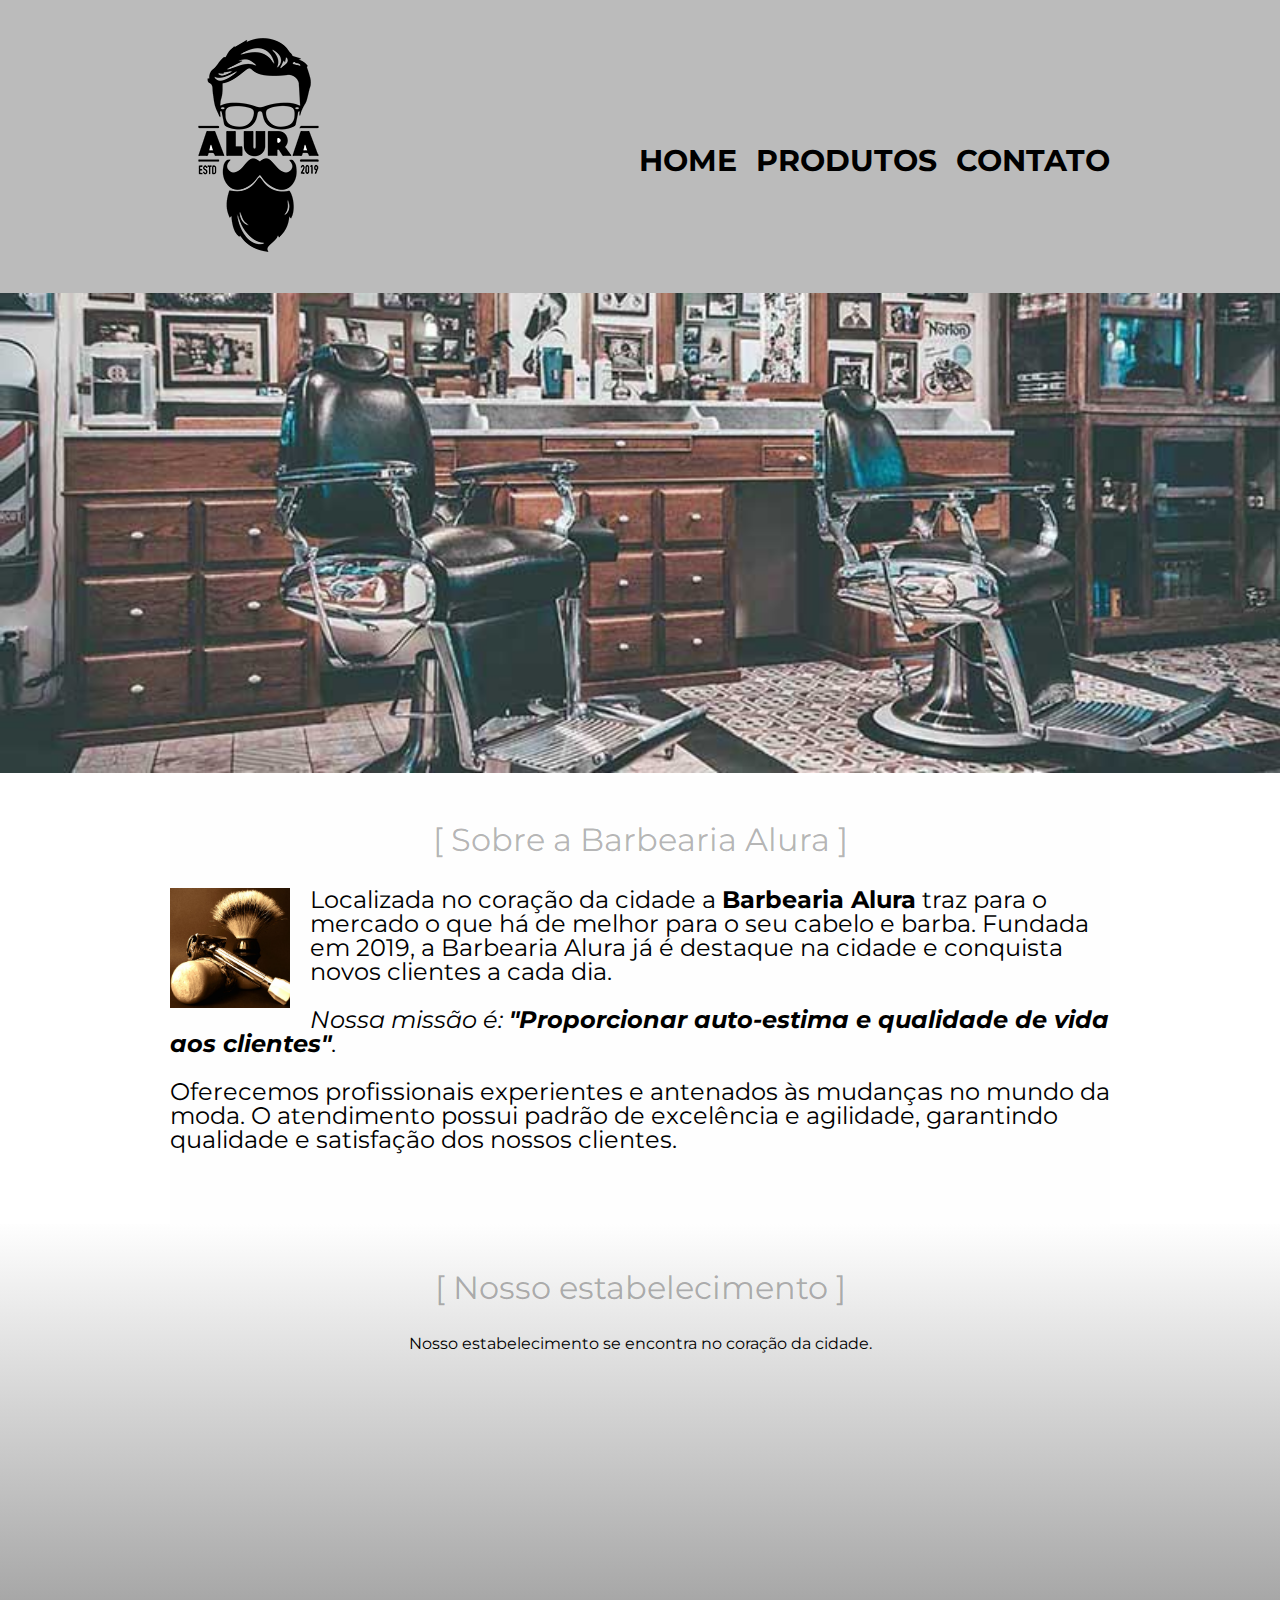
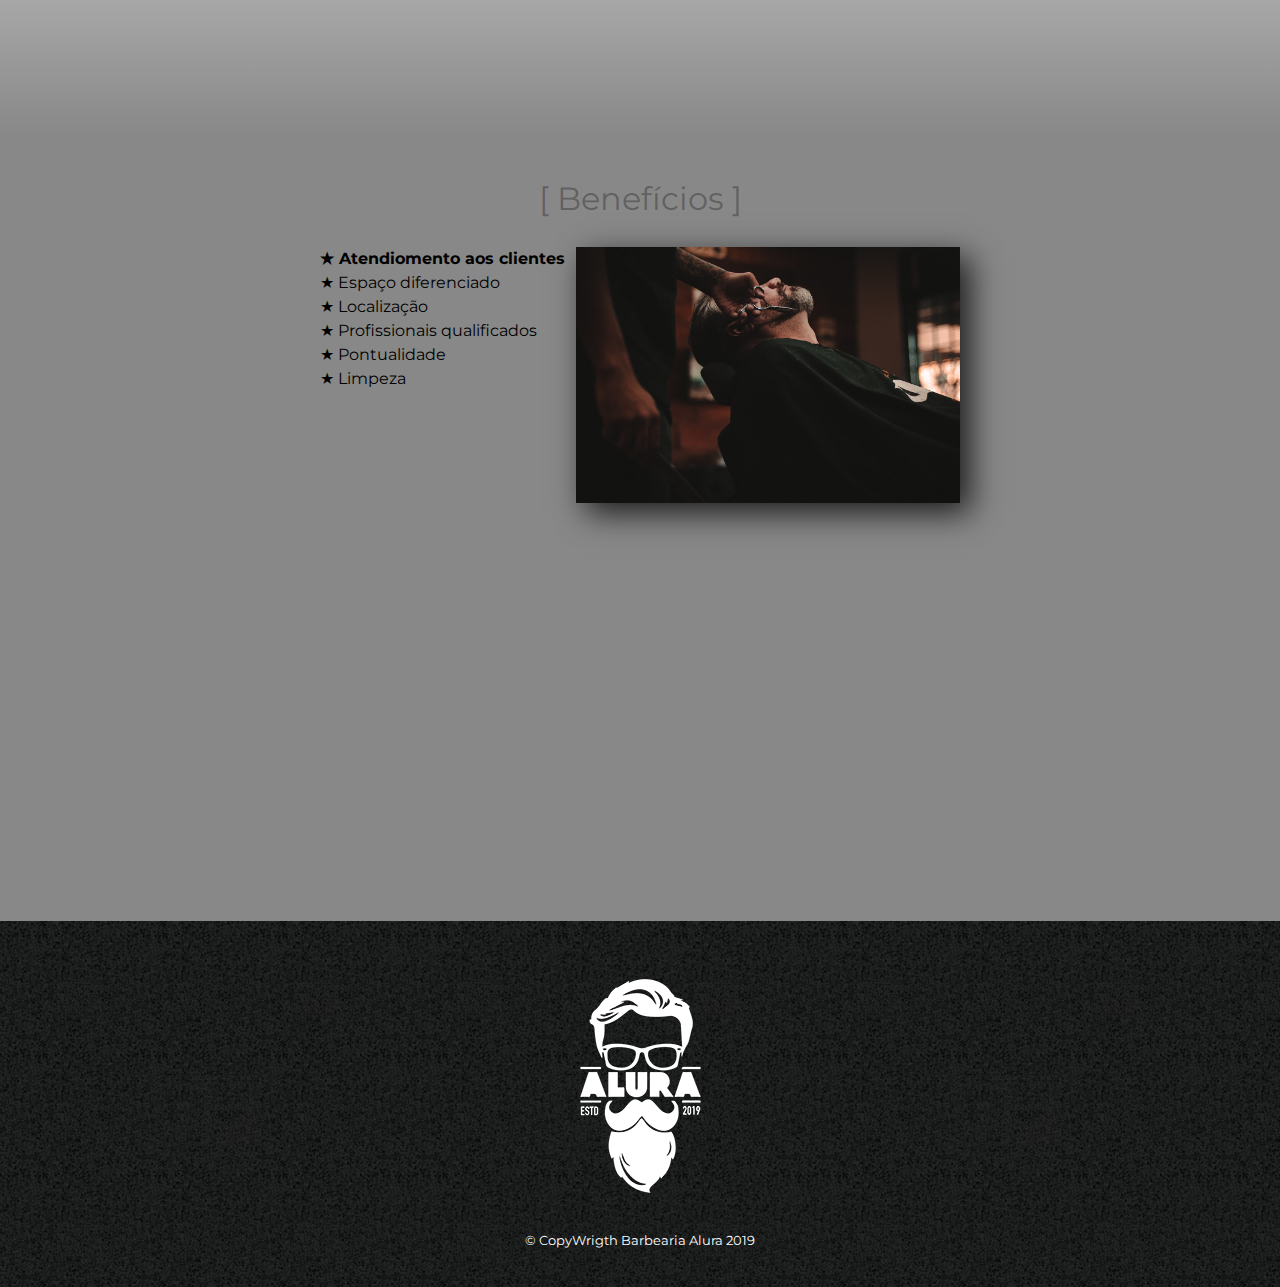
<file: ALURA/projeto barbearia alura/index.html>
<!DOCTYPE html>
<html lang="pt-br">
<head>
    <meta charset="UTF-8">
    <meta name="viewport" content="width=device-width"><!--Vê a quantidade de pixels que tem na tela do usuario-->
    <meta http-equiv="X-UA-Compatible" content="IE=edge">
    <meta name="viewport" content="width=device-width, initial-scale=1.0">
    <title>Barbearia Alura</title>
    <link rel="stylesheet" href="reset.css">
    <link rel="stylesheet" href="style.css">
    <link href="https://fonts.googleapis.com/css2?family=Montserrat&display=swap" rel="stylesheet">
</head>
<body>
    <header>
       <div class="caixa-cabecalho">
           <h1><img src="./img/img-produtos/logo.png" alt="Logo da Barbearia Alura"></h1>

           <nav>
               <ul>
                    <li><a href="index.html">Home</a></li>
                    <li><a href="produtos.html">Produtos</a></li>
                    <li><a href="contato.html">Contato</a></li>
                 </ul>
            </nav>
       </div>
    </header>
    <!--A imagem esta na parte de fora do main pos no css o main tem uma largura de 940px fazendo com a imagem não ocupe toda a largura da pagina e tenha apenas 940px de largura-->
    <img class="banner" src="./img/img-index/banner.jpg">
    <main>
        <section class="principal">
            <h2 class="titulo-principal">
                Sobre a Barbearia Alura
            </h2>
            <img class="utensilios" src="./img/img-index/utensilios.jpg" alt="Utensilios de um barbeiro.">
            <p >Localizada no coração da cidade a <strong>Barbearia Alura</strong> traz para o mercado o que há de melhor para o seu cabelo e barba. Fundada em 2019, a Barbearia Alura já é destaque na cidade e conquista novos clientes a cada dia.</p>
            <p id="missao"><em>Nossa missão é: <strong>"Proporcionar auto-estima e qualidade de vida aos clientes"</strong></em>.</p>

            <p >Oferecemos profissionais experientes e antenados às mudanças no mundo da moda. O atendimento possui padrão de excelência e agilidade, garantindo qualidade e satisfação dos nossos clientes.</p>
        </section>

        <section class="mapa">
            <h3 class="titulo-principal">Nosso estabelecimento</h3>
            <p>Nosso estabelecimento se encontra no coração da cidade.</p>
           <div class="mapa-conteudo">
                <iframe src="https://www.google.com/maps/embed?pb=!1m18!1m12!1m3!1d3391.6034007286466!2d-52.325105885294!3d-31.781301321176432!2m3!1f0!2f0!3f0!3m2!1i1024!2i768!4f13.1!3m3!1m2!1s0x9511cbc7f9d1b02b%3A0xb17645ce43828f30!2sUFPel%20-%20Campus%20Porto!5e0!3m2!1spt-BR!2sbr!4v1649843960408!5m2!1spt-BR!2sbr" width=100% height="300" style="border:0;" allowfullscreen="" loading="lazy" referrerpolicy="no-referrer-when-downgrade"></iframe>
           </div>
        </section>

        <section class="beneficios">
            <h3 class="titulo-principal">Benefícios</h3>

            <div class="conteudo-beneficios">
                <ul class="lista-beneficios">
                    <li class="itens">Atendiomento aos clientes</li>
                    <li class="itens">Espaço diferenciado</li>
                    <li class="itens">Localização</li>
                    <li class="itens">Profissionais qualificados</li>
                    <li class="itens">Pontualidade</li>
                    <li class="itens">Limpeza</li>
                </ul><img src="./img/img-index/beneficios.jpg" alt="Imagem de um moço cortando a barba" class="imagem-beneficios"><!--O atributo inline-block reconhece qualquer espaço entre as tags então se quero a imagem do lado da lista as tags tem de estar coladas-->
            </div>

            <div class="video">
                <iframe width="100%" height="300" src="https://www.youtube.com/embed/i2gz0rmnM4A" title="YouTube video player" frameborder="0" allow="accelerometer; autoplay; clipboard-write; encrypted-media; gyroscope; picture-in-picture" allowfullscreen></iframe>
            </div>
        </section>
    </main>
    
    <footer>
        <img src="./img/img-produtos/logo-branco.png" alt="Logo Branco da Barbearia Alura" class="barbeiro">
        <p class="textoCopyWrigth">&copy; CopyWrigth Barbearia Alura 2019</p>
    </footer>
</body>
</html>
</file>
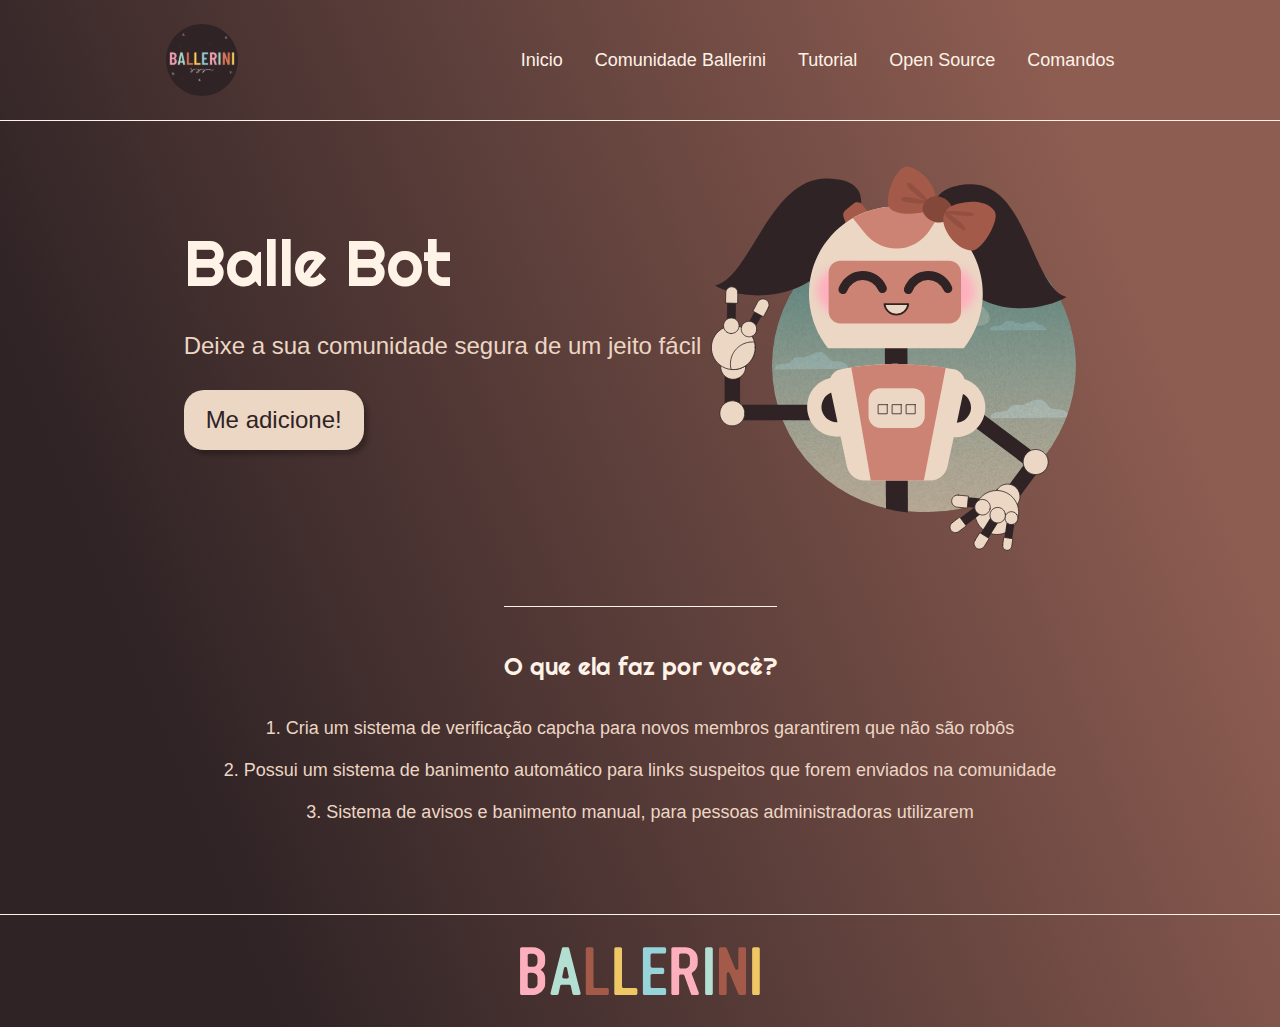
<file: PROJETOS/Balle Bot Landing Page/index.html>
<!DOCTYPE html>
<html lang="pt-BR">
<head>
    <meta charset="UTF-8">
    <meta name="viewport" content="width=device-width, initial-scale=1.0">
    <meta name="description" content="Um bot  que irá moderar  e deixar a sua comunidade de um jeito fácil!">
    <title>Balle Bot - Modere sua comunidade do Discord  </title>
    <link rel="stylesheet" href="./css/reset.css">
    <link rel="stylesheet" href="./css/style.css">
</head>
<body>
    <header class="cabecalho">
        <img class="cabecalho-logo" src="./img/Vector-logo.svg" alt="logo">
        <nav class="cabecalho-menu">
            <a class="cabecalho-menu-item" href="index.html">Inicio</a>
            <a class="cabecalho-menu-item" href="https://discord.com/invite/wagxzStdcR">Comunidade Ballerini</a>
            <a class="cabecalho-menu-item" href="tutorial.html">Tutorial</a>
            <a class="cabecalho-menu-item">Open Source</a>
            <a class="cabecalho-menu-item">Comandos</a>
        </nav>
    </header>
    
    <main class="principal">
        <section class="principal-main">
            <div class="principal-texto">
                <h1 class="principal-texto-titulo">Balle Bot</h1>
                <h2 class="principal-texto-subtitulo">Deixe a sua comunidade segura de um jeito fácil</h2>
                <button class="principal-texto-botao">Me adicione!</button>
            </div>
            <img class="principal-foto" src="./img/Group 4-robozinho.svg" alt="imagem da balle bot">
        </section>
        <section class="secundario">
            <h3 class="secundario-titulo">O que ela faz por você?</h3>
            <p class="secundario-paragrafo">1. Cria um <strong> sistema de verificação capcha</strong> para novos membros garantirem que não são robôs</p>
            <p class="secundario-paragrafo">2. Possui um <strong>sistema de banimento automático para links suspeitos que forem enviados na comunidade</p>
            <p class="secundario-paragrafo">3. <strong>Sistema de avisos e banimento manual</strong>, para pessoas administradoras utilizarem</p>
        </section>
    </main>
    
    <footer class="rodape">
        <img class="imagem-rodape" src="./img/BALLERINI.svg" alt="imagem Ballerini">
    </footer>
</body>
</html>
</file>
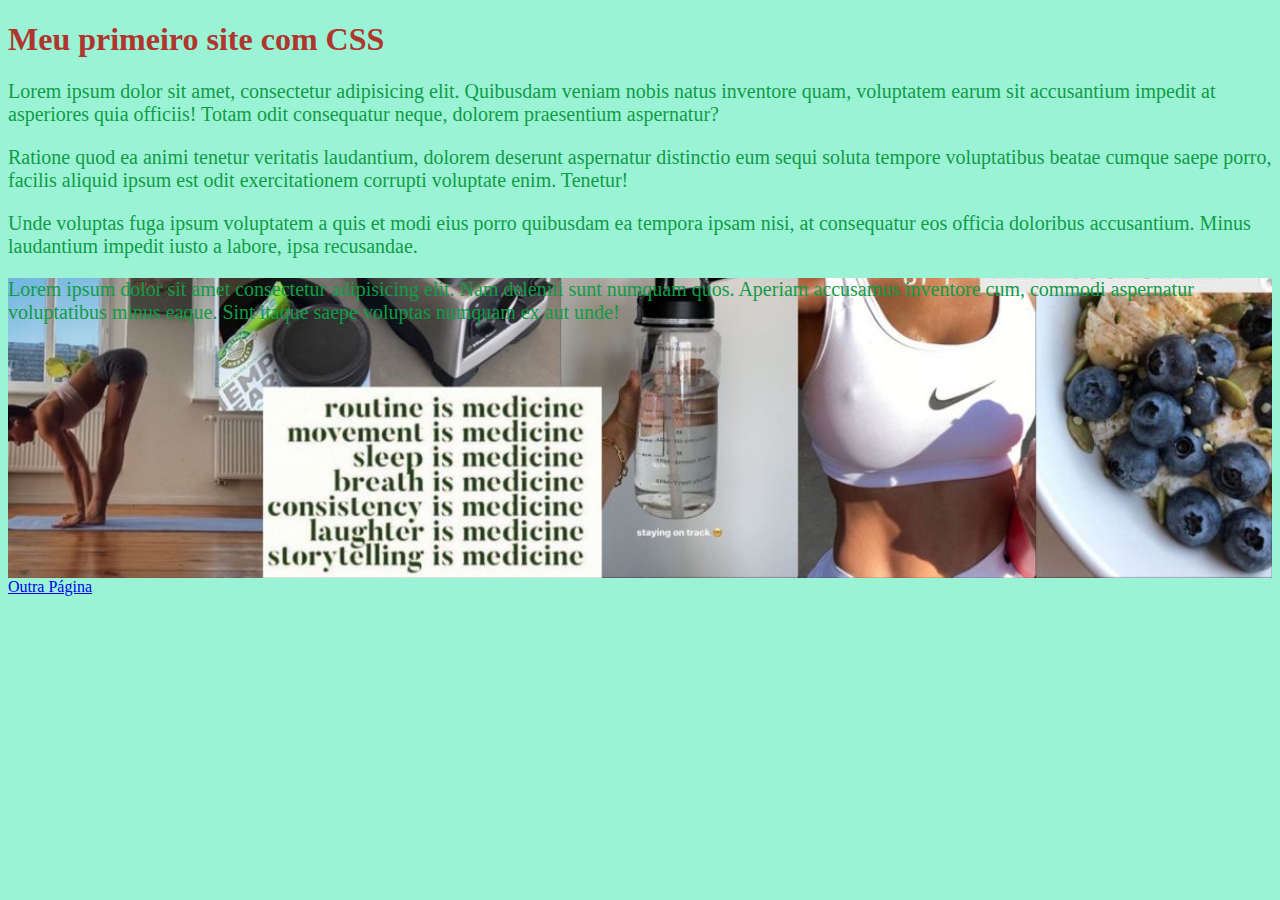
<file: PROJETOS/CSS/index.html>
<!DOCTYPE html>
<html lang="pt-br">
<head>
    <meta charset="UTF-8">
    <meta http-equiv="X-UA-Compatible" content="IE=edge">
    <meta name="viewport" content="width=device-width, initial-scale=1.0">
    <title>Aprendendo CSS</title>
    <link rel="stylesheet" href="./css/style.css">
    
</head>
<body>
   <h1>Meu primeiro site com CSS</h1>
   <p>Lorem ipsum dolor sit amet, consectetur adipisicing elit. Quibusdam veniam nobis natus inventore quam, voluptatem earum sit accusantium impedit at asperiores quia officiis! Totam odit consequatur neque, dolorem praesentium aspernatur?</p>
   <p>Ratione quod ea animi tenetur veritatis laudantium, dolorem deserunt aspernatur distinctio eum sequi soluta tempore voluptatibus beatae cumque saepe porro, facilis aliquid ipsum est odit exercitationem corrupti voluptate enim. Tenetur!</p>
   <p>Unde voluptas fuga ipsum voluptatem a quis et modi eius porro quibusdam ea tempora ipsam nisi, at consequatur eos officia doloribus accusantium. Minus laudantium impedit iusto a labore, ipsa recusandae.</p>
   <div class="exemplo">
    <p>Lorem ipsum dolor sit amet consectetur adipisicing elit. Nam deleniti sunt numquam quos. Aperiam accusamus inventore cum, commodi aspernatur voluptatibus minus eaque. Sint itaque saepe voluptas numquam ex aut unde!</p>
   </div>
   <a href="./outra.html">Outra Página</a>
</body>
</html>
</file>
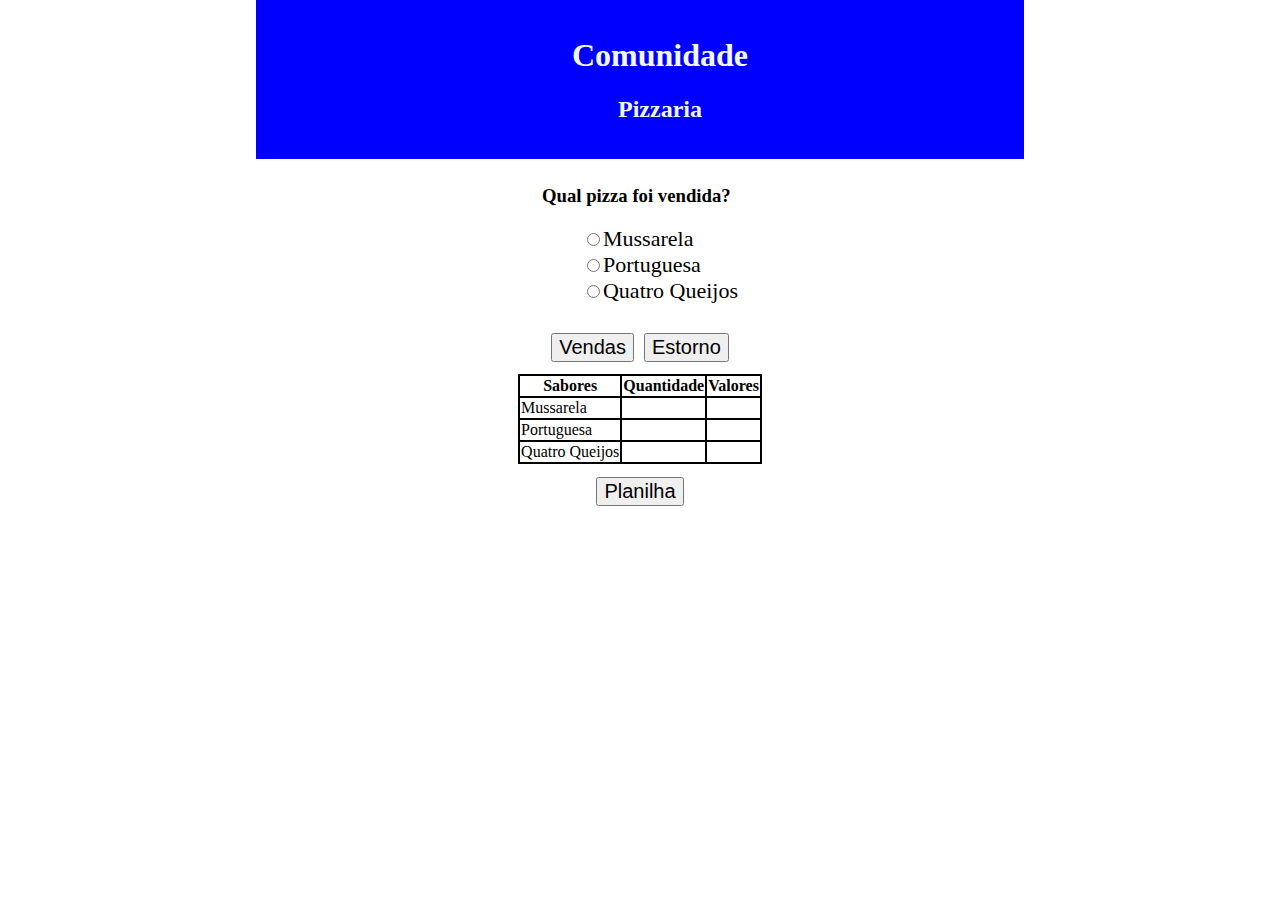
<file: PROJETOS/pizzaria/index.html>
<!DOCTYPE html>
<html lang="pt-br">
<head>
    <meta charset="UTF-8">
    <meta http-equiv="X-UA-Compatible" content="IE=edge">
    <meta name="viewport" content="width=device-width, initial-scale=1.0">
    <title>Pizzaria | Projeto</title>
    <link rel="stylesheet" href="./css/style.css">
</head>
<body>
    <header>
        <ul>
            <li><h1>Comunidade</h1></li>
            <li><h2>Pizzaria</h2></li>
        </ul>
    </header>

    <section>
        <form>
            <h3>Qual pizza foi vendida?</h3>
            <ul>
                <li><input type="radio" name="pizzas"  id="Mussarela"><label for="Mussarela">Mussarela</label></li>
                <li><input type="radio" name="pizzas" id="Portuguesa"><label for="Portuguesa">Portuguesa</label></li>
                <li><input type="radio" name="pizzas" id="QuatroQueijos"><label for="QuatroQueijos">Quatro Queijos</label></li>
            </ul>
        </form>
    </section>

    <section>
        <button id="vendas">Vendas</button><button id="estorno">Estorno</button>
    </section>

    <section id="table">
        <table>
            <tr>
                <th>Sabores</th>
                <th>Quantidade</th>
                <th>Valores</th>
            </tr>
            <tr>
                <td>Mussarela</td><td id="resultadoMussarela"></td><td id="vendaMussarela"></td>
            </tr>
            <tr>
                <td>Portuguesa</td><td id="resultadoPortuguesa"></td><td id="vendaPortuguesa"></td>
            </tr>
            <tr>
                <td>Quatro Queijos</td><td id="resultadoQuatroQueijos"></td><td id="vendaQuatroQueijos"></td>
            </tr>
        </table>
    </section>

    <section>
        <button id="export">Planilha</button>
    </section>

    <script src="./js/script.js"></script>
    <script src="./js/tableToExcel.js"></script>

</body>
</html>
</file>
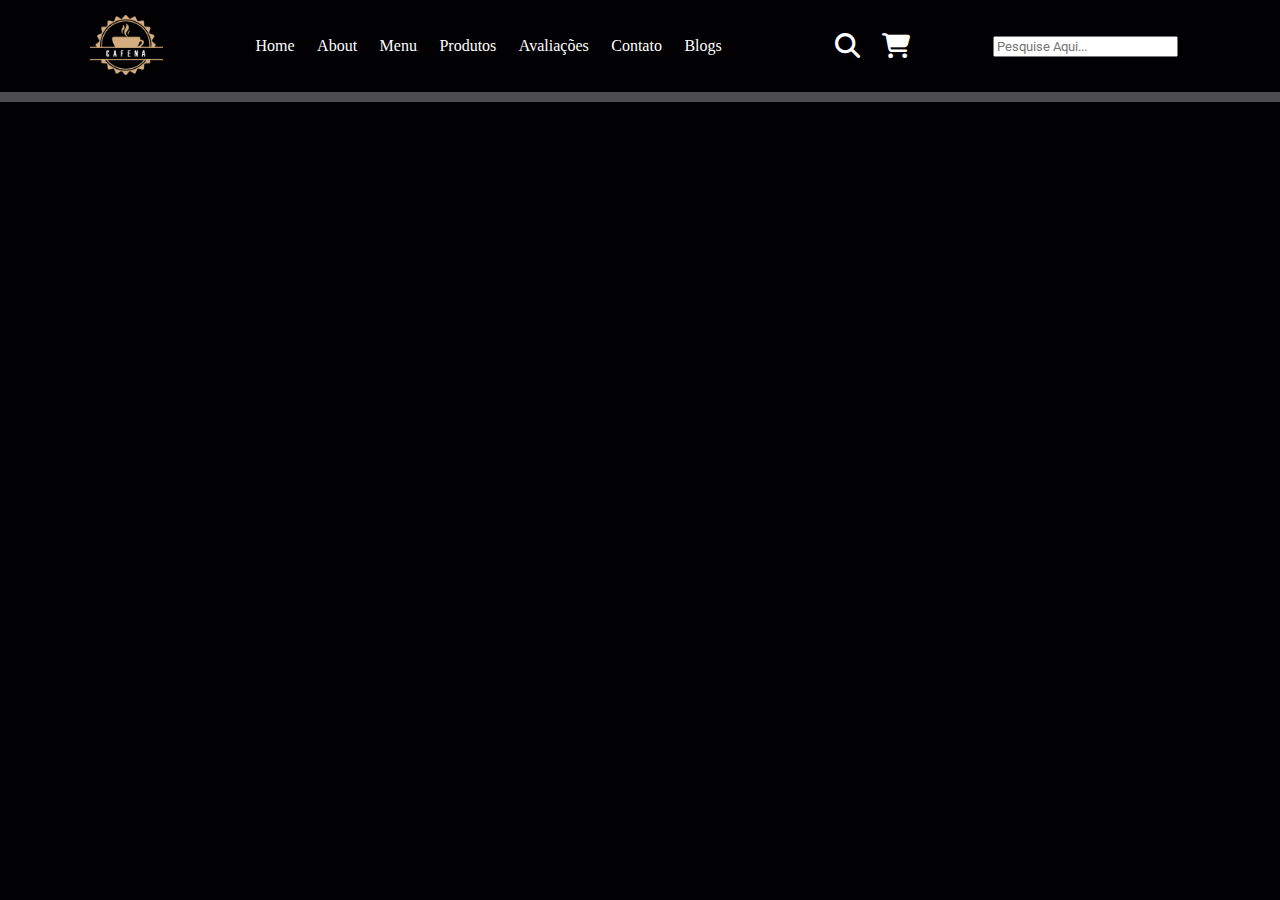
<file: PROJETOS/projeto cafeteria/index.html>
<!DOCTYPE html>
<html lang="pt-br">
<head>
    <meta charset="UTF-8">
    <meta http-equiv="X-UA-Compatible" content="IE=edge">
    <meta name="viewport" content="width=device-width, initial-scale=1.0">
    <title>Cafeteria</title>
    <!--link para fonte awesome-->
    <link rel="stylesheet" href="https://cdnjs.cloudflare.com/ajax/libs/font-awesome/6.1.1/css/all.min.css">
    <!--Link para arquivo reset.css-->
    <link rel="stylesheet" href="./css/reset.css">
    <!--Link para style.css-->
    <link rel="stylesheet" href="css/style.css">
</head>
<body>
    <!--Começo da seção header-->
    <header>
        
        <a class="logo" href="#"><!--href="#" to link to the top of the current page!-->
            <img src="images/logo.png" alt="Logo da Cafeteria">
        </a>
        <!--Menu-->
        <nav class="navbar">
            <a href="#home">home</a>
            <a href="#about">about</a>
            <a href="#menu">menu</a>
            <a href="#produtos">produtos</a>
            <a href="#avaliacoes">avaliações</a>
            <a href="#contato">contato</a>
            <a href="#blogs">blogs</a>
        </nav>

        <div class="icones">
            <!-- fas é uma biblioteca de ícones e o kit de ferramentas da Internet-->
            <div class="fas fa-search" id="search-btn"></div>
            <div class="fas fa-shopping-cart" id="cart-btn"></div>
            <div class="fas fa-bars" id="menu-btn"></div>
        </div>

        <div class="formulario_procura">
            <input type="search" id="caixa-pesquisa" placeholder="Pesquise aqui...">
            <label for="caixa-pesquisa" class="fas fa-search"></label>
        </div>

        <div class="menu-itens-carrinho">
            <div class="itemcarrinho">
                <span class="fas fa-times"></span>
                <img src="images/cart-item-1.png" alt="">
                <div class="conteudo">
                    <h3>item carrinho 01</h3>
                    <div class="preco">R$ 15,99/-</div>
                </div>
                <div class="itemcarrinho">
                    <span class="fas fa-times"></span>
                    <img src="images/cart-item-2.png" alt="">
                    <div class="conteudo">
                        <h3>item carrinho 02</h3>
                        <div class="preco">R$ 15,99/-</div>
                </div>
                <div class="itemcarrinho">
                    <span class="fas fa-times"></span>
                    <img src="images/cart-item-3.png" alt="">
                    <div class="conteudo">
                        <h3>item carrinho 03</h3>
                        <div class="preco">R$ 15,99/-</div>
                    </div>
                </div>
                <div class="itemcarrinho">
                    <span class="fas fa-times"></span>
                    <img src="images/cart-item-4.png" alt="">
                    <div class="conteudo">
                        <h3>item carrinho 04</h3>
                        <div class="preco">R$ 15,99/-</div>
                    </div>
                </div>
                <a href="#" class="btn">checkout now</a>
        </div>
        <a href="#" class="btn">checkout now</a>
    </header>
    <!--Fim da seção header-->


    <!--Link para arquivo JS-->
    <script src="js/script.js"></script>
</body>
</html>
</file>
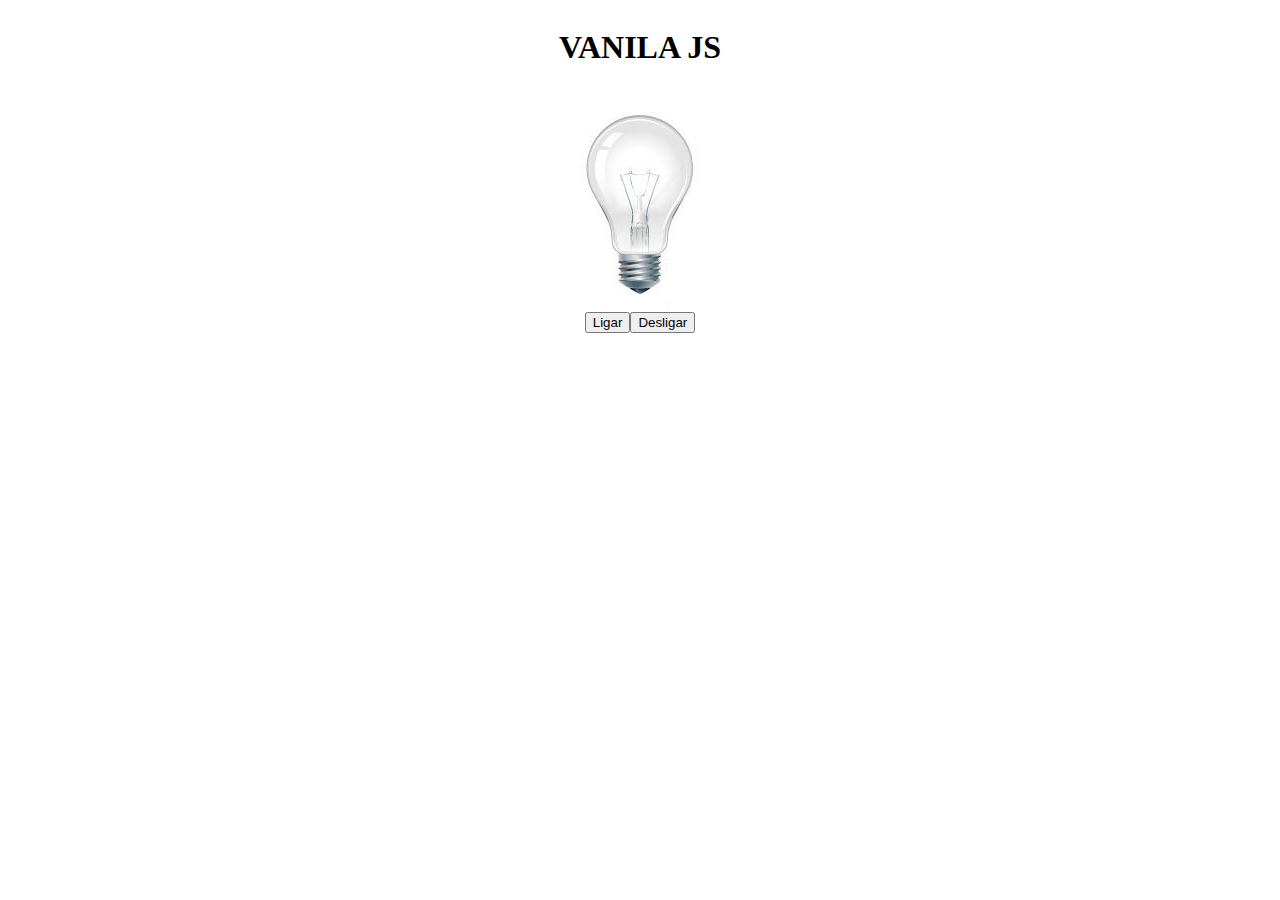
<file: PROJETOS/exer JAVASCRIPT/exer02/index.html>
<!DOCTYPE html>
<html lang="pt-br">
<head>
    <meta charset="UTF-8">
    <meta http-equiv="X-UA-Compatible" content="IE=edge">
    <meta name="viewport" content="width=device-width, initial-scale=1.0">
    <title>Lampada</title>
    <link rel="stylesheet" href="style.css">
</head>
<body>
    <header>
        <h1>VANILA JS</h1>
    </header>
    <main>
        <div class="imagem">
            <img src="./img/desligada.jpg" alt="lampada desligada" id="lamp">
        </div>
        <div class="botao">
            <button id="turnOn">Ligar</button>
            <button id="turnOff">Desligar</button>
        </div>
    </main>
    <script src="./lampada.js"></script>
</body>
</html>
</file>
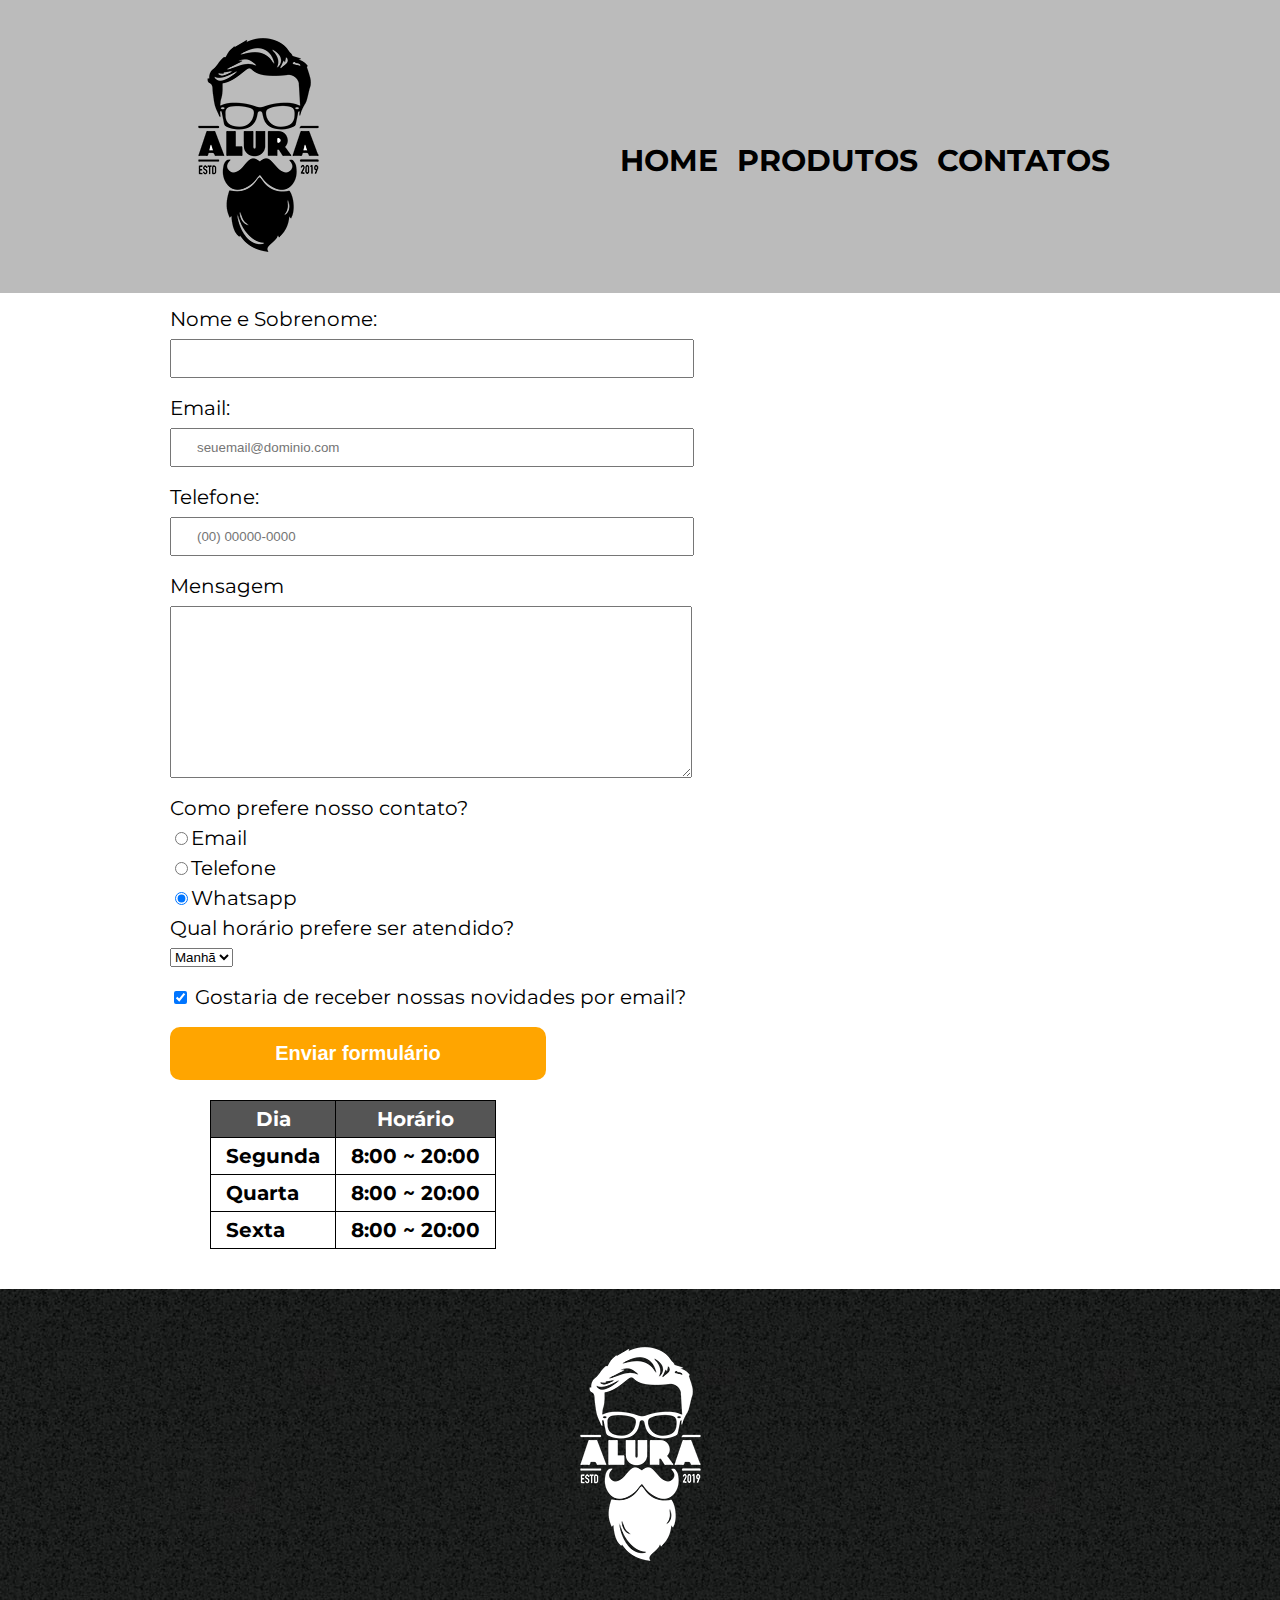
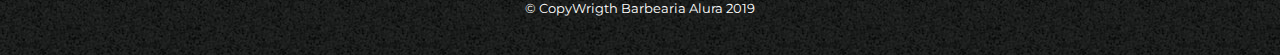
<file: ALURA/projeto barbearia alura/contato.html>
<!DOCTYPE html>
<html lang="pt-br">
    <head>
        <meta charset="UTF-8">
        <meta name="viewport" content="width=device-width">
        <meta http-equiv="X-UA-Compatible" content="IE=edge">
        <meta name="viewport" content="width=device-width, initial-scale=1.0">
        <title>Contato - Barbearia</title>
        <link rel="stylesheet" href="reset.css">
        <link rel="stylesheet" href="style.css">
    </head>
    <body>
        <header>
            <div class="caixa-cabecalho">
                <h1><img src="./img/img-produtos/logo.png" alt="logo-principal" ></h1>
                <nav>
                        <ul>
                            <li><a href="index.html">Home</a></li>
                            <li><a href="produtos.html">Produtos</a></li>
                            <li><a href="contato.html">Contatos</a></li>
                        </ul>
                </nav>
            </div>
        </header>

        <main>
            <form><!--TAG DE FORMULÁRIO-->
                <label for="nomesobrenome">Nome e Sobrenome:</label>
                <input type="text" id="nomesobrenome" class="input-padrão" required><!--Com o required o campo desse input é OBRIGATÓRIO-->

                <label for="endemail">Email:</label>
                <input type="email" id="endemail" class="input-padrão" required placeholder="seuemail@dominio.com"><!--Sugestão de preenchimento 'placeholder'-->

                <label for="telefone">Telefone:</label>
                <input type="tel" id="telefone" class="input-padrão" required placeholder="(00) 00000-0000">

                <label for="mensagem">Mensagem</label>
                <textarea id="mensagem" cols="70" rows="10" class="input-padrão"required></textarea>

                <fieldset>
                    <legend>Como prefere nosso contato?</legend>
                    <label for="radio-email"><input type="radio" name="contato" value="email" id="radio-email">Email</label>

                    <label for="radio-telefone"><input type="radio" name="contato" value="telefone" id="radio-telefone">Telefone</label>

                    <label for="radio-whatsapp"><input type="radio" name="contato" value="whatsapp" id="radio-whatsapp" checked>Whatsapp</label>
                    <!--CHECKED significa que é uma sugestão de marcar, ele ja deixa essa opção marcada-->
                </fieldset>

                <fieldset>
                    <legend>Qual horário prefere ser atendido?</legend>
                    <select>
                        <option value="manha">Manhã</option>
                        <option value="tarde">Tarde</option>
                        <option value="noite">Noite</option>
                    </select>
                </fieldset>

                <label class="checkbox"><input type="checkbox" checked> Gostaria de receber nossas novidades por email?</label>
                <input type="submit" value="Enviar formulário" class="enviar">
            </form>
            <table><!--TAG DE TABELA-->
                <thead><!--cabeçalho-->
                    <tr>
                        <th>Dia</th><!--celula da tabela-->
                        <th>Horário</th>
                    </tr><!--Table ROW Linha da tabela -->
                </thead>
               <tbody>
                     <tr>
                        <td>Segunda</td>
                        <td>8:00 ~ 20:00</td>
                    </tr>
                </tbody>
                <tr>
                    <td>Quarta</td>
                    <td>8:00 ~ 20:00</td>
                </tr>
                <tr>
                    <td>Sexta</td>
                    <td>8:00 ~ 20:00</td>
                </tr>
            </table>
        </main>

        <footer>
            <img src="./img/img-produtos/logo-branco.png" alt="Logo Branco da Barbearia Alura">
            <p class="textoCopyWrigth">&copy; CopyWrigth Barbearia Alura 2019</p>
        </footer>
    </body>
</html>
</file>
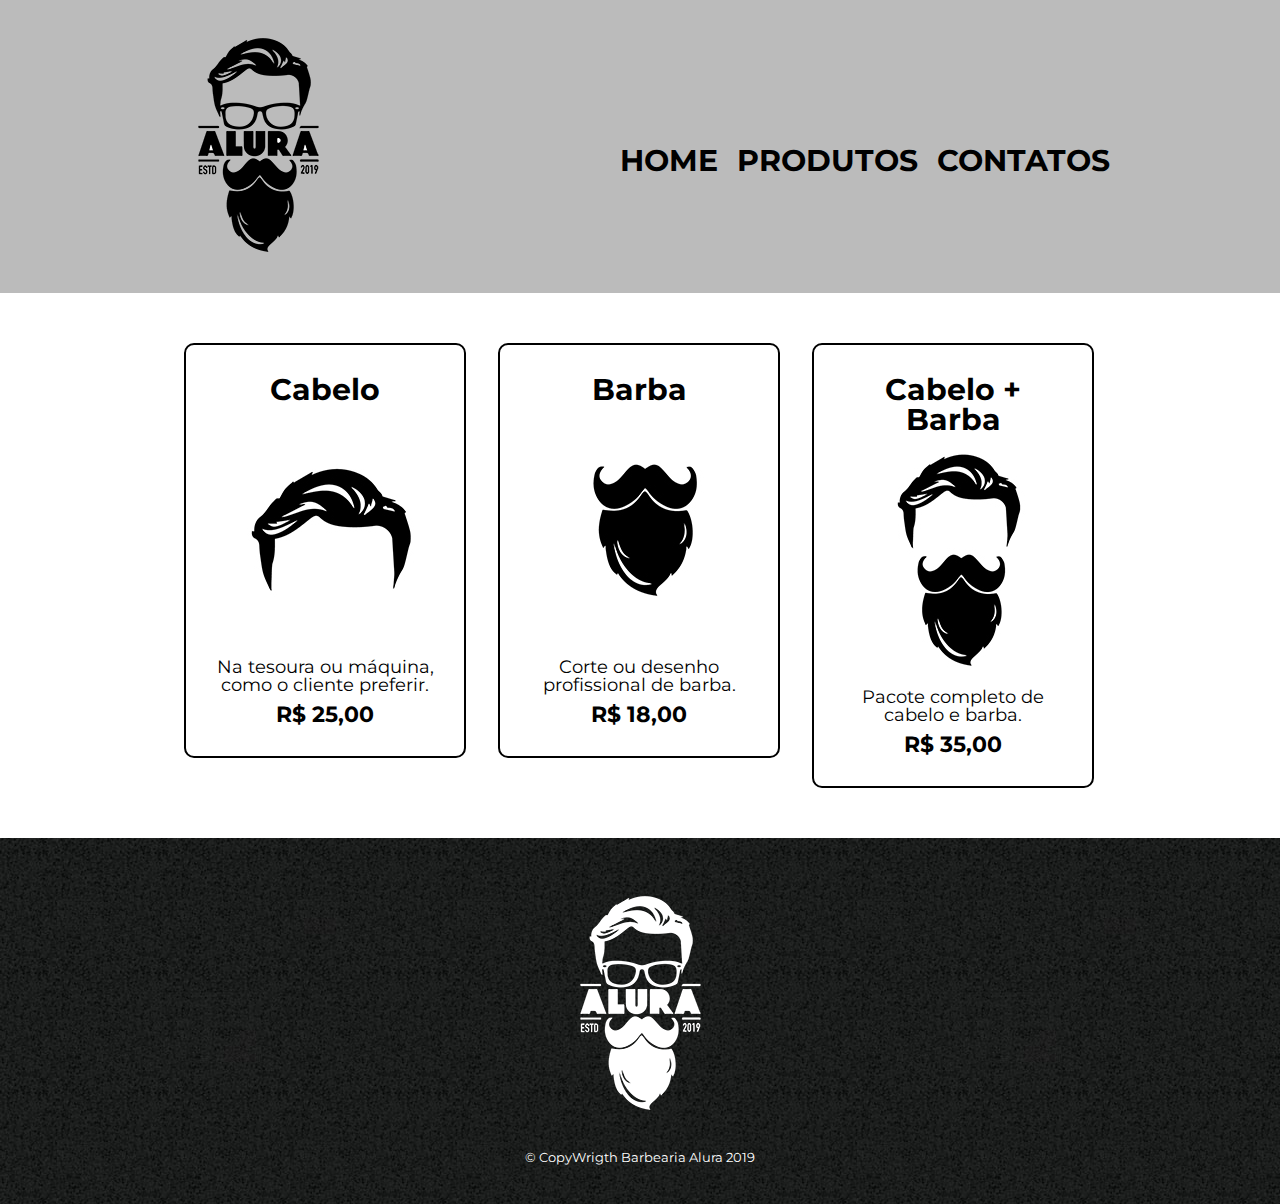
<file: ALURA/projeto barbearia alura/produtos.html>
<!DOCTYPE html>
<html lang="pt-br">
    <head>
        <meta charset="UTF-8">
        <meta name="viewport" content="width=device-width">
        <meta http-equiv="X-UA-Compatible" content="IE=edge">
        <meta name="viewport" content="width=device-width, initial-scale=1.0">
        <title>Produtos - Barbearia</title>
        <link rel="stylesheet" href="reset.css">
        <link rel="stylesheet" href="style.css">
    </head>
    <body>
        <header>
            <div class="caixa-cabecalho">
                <h1><img src="./img/img-produtos/logo.png" alt="logo-principal" ></h1>
                <nav>
                        <ul>
                            <li><a href="index.html">Home</a></li>
                            <li><a href="produtos.html">Produtos</a></li>
                            <li><a href="contato.html">Contatos</a></li>
                        </ul>
                </nav>
            </div>
        </header>

        <main>
            <ul class="produtos">
                <li>
                    <h2>Cabelo</h2>
                    <img src="./img/img-produtos/cabelo.jpg" alt="imagem cabelo">
                    <p class="produto-texto">Na tesoura ou máquina, como o cliente preferir.</p>
                    <p class="produto-preco">R$ 25,00</p>
                </li>
                <li>
                    <h2>Barba</h2>
                    <img src="./img/img-produtos/barba.jpg" alt="imagem barba">
                    <p class="produto-texto">Corte ou desenho profissional de barba.</p>
                    <p class="produto-preco">R$ 18,00</p>
                </li>
                <li>
                    <h2>Cabelo + Barba</h2>
                    <img src="./img/img-produtos/cabelo+barba.jpg" alt="imagem cabelo e barba">
                    <p class="produto-texto">Pacote completo de cabelo e barba.</p>
                    <p class="produto-preco">R$ 35,00</p>
                </li>
            </ul>
        </main>

        <footer>
            <img src="./img/img-produtos/logo-branco.png" alt="Logo Branco da Barbearia Alura">
            <p class="textoCopyWrigth">&copy; CopyWrigth Barbearia Alura 2019</p>
        </footer>
    </body>
</html>
</file>
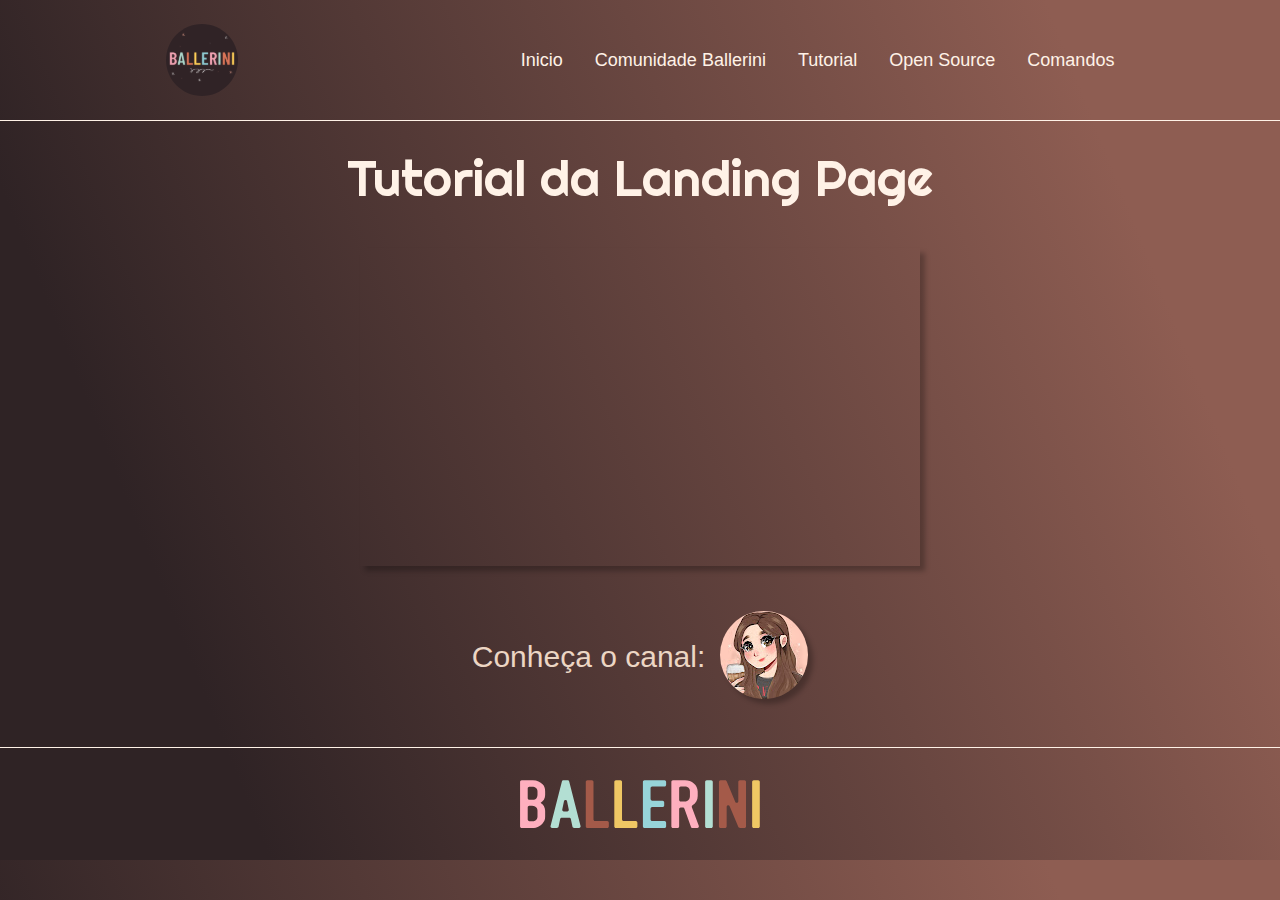
<file: PROJETOS/Balle Bot Landing Page/tutorial.html>
<!DOCTYPE html>
<html lang="pt-BR">
<head>
    <meta charset="UTF-8">
    <meta http-equiv="X-UA-Compatible" content="IE=edge">
    <meta name="viewport" content="width=device-width, initial-scale=1.0">
    <title>Tutorial</title>
    <link rel="stylesheet" href="./css/reset.css">
    <link rel="stylesheet" href="./css/style.css">
</head>
<body>
    <header class="cabecalho">
        <img class="cabecalho-logo" src="./img/Vector-logo.svg" alt="logo">
        <nav class="cabecalho-menu">
            <a class="cabecalho-menu-item" href="index.html">Inicio</a>
            <a class="cabecalho-menu-item" href="https://discord.com/invite/wagxzStdcR">Comunidade Ballerini</a>
            <a class="cabecalho-menu-item" href="tutorial.html">Tutorial</a>
            <a class="cabecalho-menu-item">Open Source</a>
            <a class="cabecalho-menu-item">Comandos</a>
        </nav>
    </header>
    <main>
        <h1 class="video-titulo">Tutorial da Landing Page</h1>
        <div class="video">
            <iframe width="560" height="315" src="https://www.youtube.com/embed/llF6vD-RljE" title="YouTube video player" frameborder="0" allow="accelerometer; autoplay; clipboard-write; encrypted-media; gyroscope; picture-in-picture" allowfullscreen></iframe>
        </div>

        <section class="canal">
            <h2 class="titulo-canal">Conheça o canal:</h2>
            <a href="https://www.youtube.com/c/rafaellaballerini/featured"><img src="./img/imagem-canal.jpg" alt="Logo do canal do youtube" class="imagem-canal"></a>
        </section>
    </main>
    <footer class="rodape">
        <img class="imagem-rodape" src="./img/BALLERINI.svg" alt="imagem Ballerini">
    </footer>
</body>
</html>
</file>
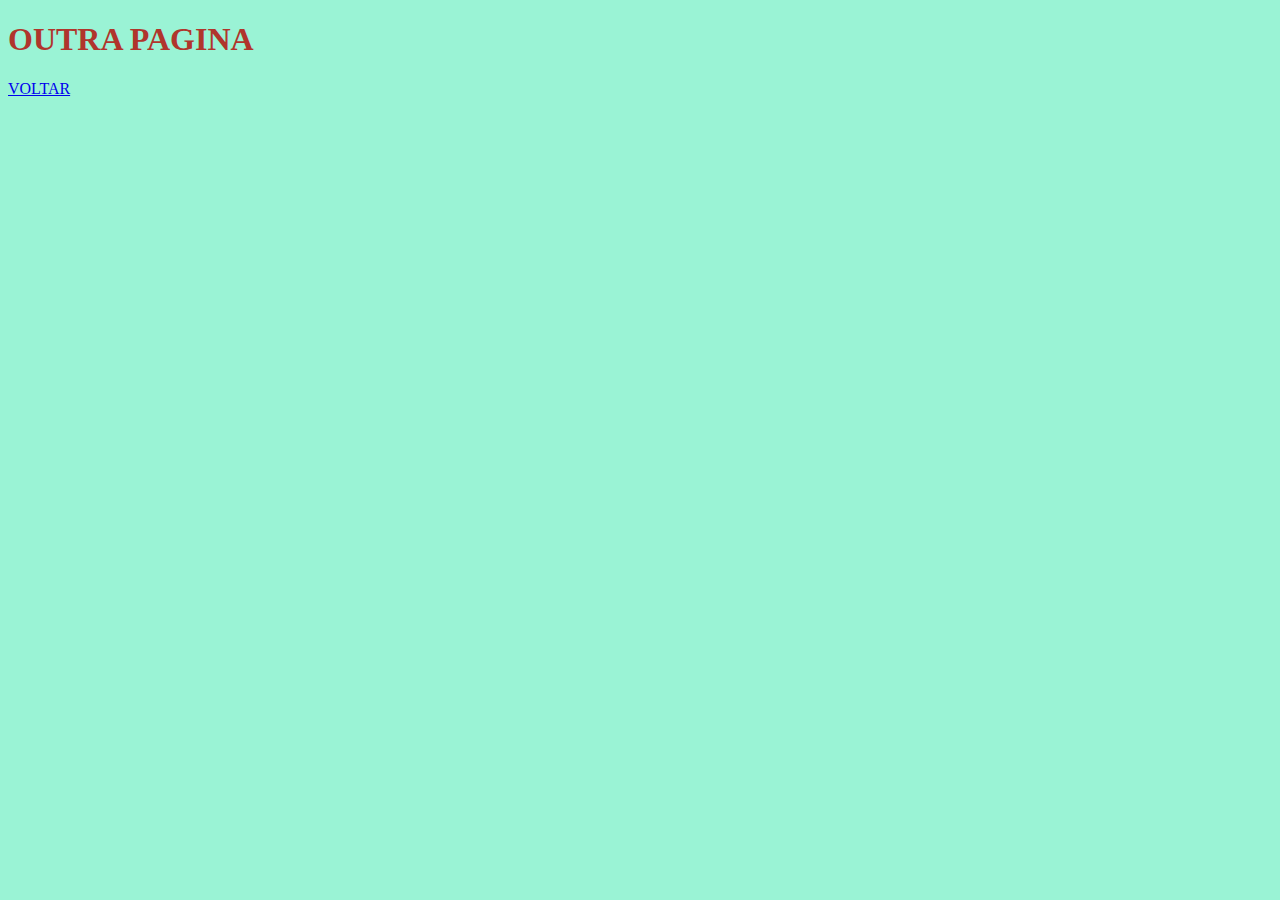
<file: PROJETOS/CSS/outra.html>
<!DOCTYPE html>
<html lang="pt-br">
<head>
    <meta charset="UTF-8">
    <meta http-equiv="X-UA-Compatible" content="IE=edge">
    <meta name="viewport" content="width=device-width, initial-scale=1.0">
    <title>OUTRA</title>
    <link rel="stylesheet" href="./css/style.css">
</head>
<body>
    <h1>OUTRA PAGINA</h1>
    <a href="index.html">VOLTAR</a>
</body>
</html>
</file>
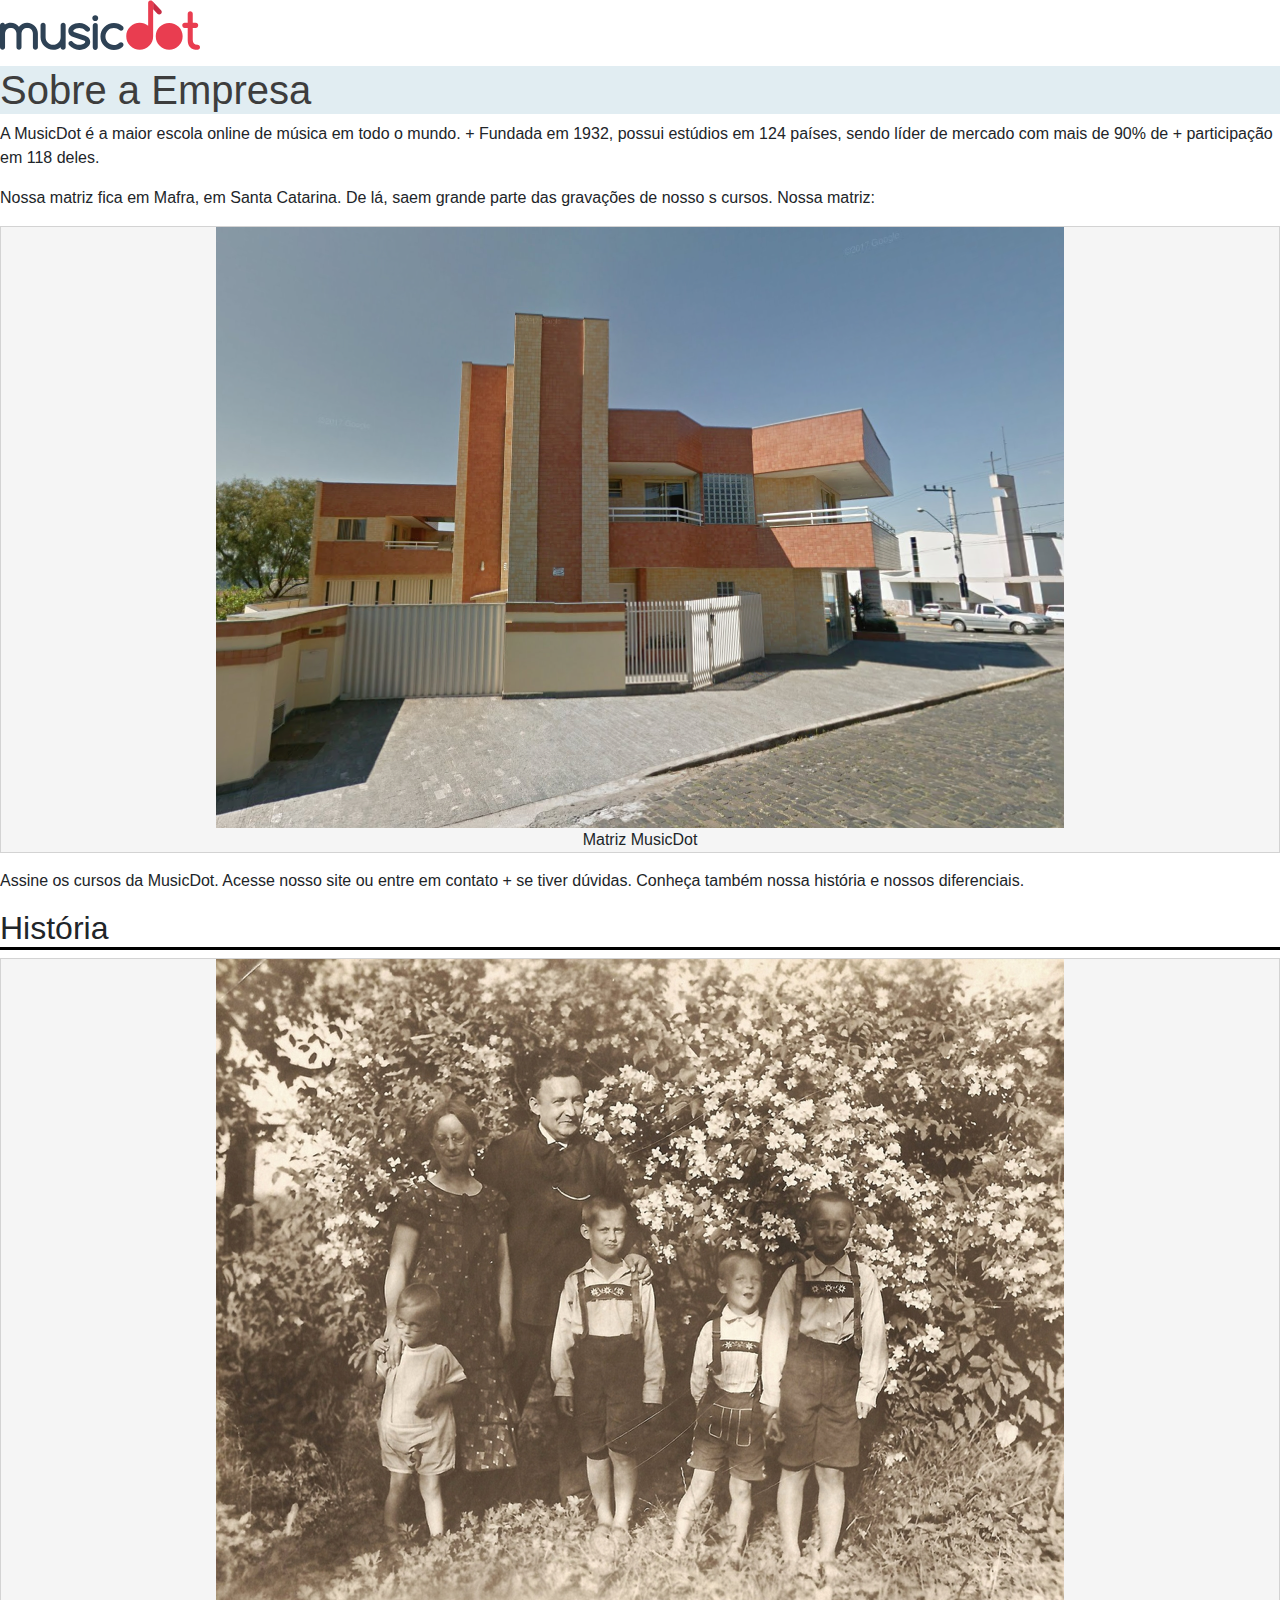
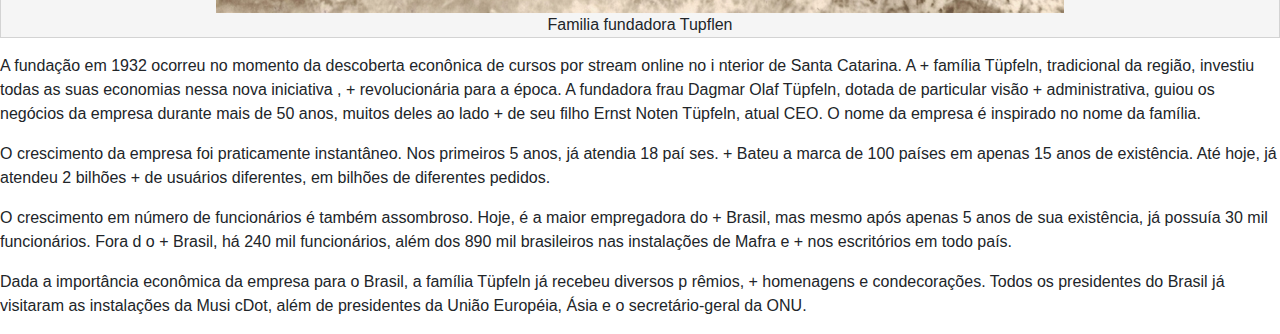
<file: PROJETOS/projeto-musicdot/sobre.html>
<!DOCTYPE html>
<html lang="pt-br">
<head>
    <meta charset="UTF-8">
    <meta http-equiv="X-UA-Compatible" content="IE=edge">
    <meta name="viewport" content="width=device-width, initial-scale=1.0">
    <title>
         MusicDot | Sobre a empresa
    </title>
    <link rel="icon" href="./img/favicon.ico">
    <link rel="stylesheet" href="./css/reset.css">
    <link rel="stylesheet" href="./css/style.css">
    <link rel="stylesheet" href="./css/bootstrap.css">
</head>
<body>
    <header>
        <figure>
            <img src="./img/logo.svg" alt="logo da MusicDot">
        </figure>
    </header>
    <main>
        <h1 class="titulo-principal">Sobre a Empresa</h1>
        <p>A	MusicDot	é	a	maior	escola	online	de	música	em	todo	o	mundo.
            +		Fundada	em	1932,	possui	estúdios	em	124	países,	sendo	líder	de	mercado	com	mais	de	90%	de
            +		participação	em	118	deles.</p>
        <p>Nossa	matriz	fica	em	Mafra,	em	Santa	Catarina.	De	lá,	saem	grande	parte	das	gravações	de	nosso            s	cursos.	Nossa	matriz:</p>
        <figure class="imagem">
            <img src="./img/matriz-musicdot.png" alt="Imagem da mattriz da MusicDot">
            <figcaption>Matriz MusicDot</figcaption>
        </figure>
        <p>Assine	os	cursos	da	MusicDot.	Acesse	nosso	site	ou	entre	em	contato
            +		se	tiver	dúvidas.	Conheça	também	nossa	história	e	nossos	diferenciais.</p>
        <h2 class="subtitulo">História</h2>
        <figure class="imagem">
            <img src="./img/familia-tupfeln.jpg" alt="Foto da familia fundadora, Tupflen">
            <figcaption>Familia fundadora Tupflen</figcaption>
        </figure>
        <p>
            		A	fundação	em	1932	ocorreu	no	momento	da	descoberta	econônica	de	cursos	por	stream	online	no	i
            nterior	de	Santa	Catarina.	A
                +		família	Tüpfeln,	tradicional	da	região,	investiu	todas	as	suas	economias	nessa	nova	iniciativa
            ,
                +		revolucionária	para	a	época.	A	fundadora	frau	Dagmar	Olaf	Tüpfeln,	dotada	de	particular	visão
                +		administrativa,	guiou	os	negócios	da	empresa	durante	mais	de	50	anos,	muitos	deles	ao	lado
                +		de	seu	filho	Ernst	Noten	Tüpfeln,	atual	CEO.	O	nome	da	empresa	é	inspirado	no	nome	da	família.
         </p>
         <p>
            O	crescimento	da	empresa	foi	praticamente	instantâneo.	Nos	primeiros	5	anos,	já	atendia	18	paí
            ses.
                +		Bateu	a	marca	de	100	países	em	apenas	15	anos	de	existência.	Até	hoje,	já	atendeu	2	bilhões
                +		de	usuários	diferentes,	em	bilhões	de	diferentes	pedidos.
         </p>
         <p>
            O	crescimento	em	número	de	funcionários	é	também	assombroso.	Hoje,	é	a	maior	empregadora	do
            +		Brasil,	mas	mesmo	após	apenas	5	anos	de	sua	existência,	já	possuía	30	mil	funcionários.	Fora	d
        o
            +		Brasil,	há	240	mil	funcionários,	além	dos	890	mil	brasileiros	nas	instalações	de	Mafra	e
            +		nos	escritórios	em	todo	país.
         </p>
         <p>
            Dada	a	importância	econômica	da	empresa	para	o	Brasil,	a	família	Tüpfeln	já	recebeu	diversos	p
            rêmios,
                +		homenagens	e	condecorações.	Todos	os	presidentes	do	Brasil	já	visitaram	as	instalações	da	Musi
            cDot,	além	de	presidentes	da	União	Européia,	Ásia	e	o	secretário-geral	da	ONU.            
         </p>
    </main>    

    
</body>
</html>
</file>
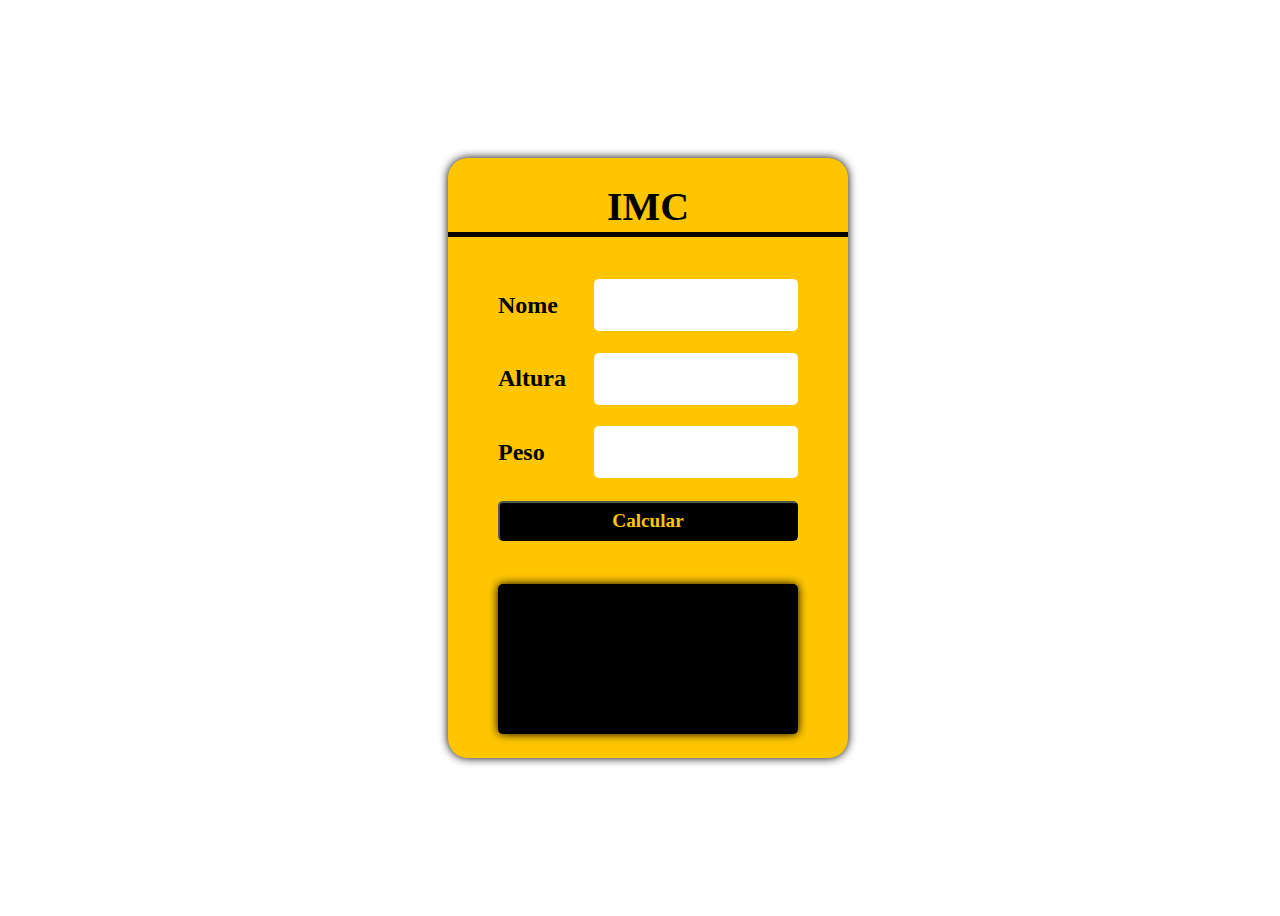
<file: PROJETOS/exer JAVASCRIPT/exer01/exer01.html>
<!DOCTYPE html>
<html lang="pt-br">
<head>
    <meta charset="UTF-8">
    <meta http-equiv="X-UA-Compatible" content="IE=edge">
    <meta name="viewport" content="width=device-width, initial-scale=1.0">
    <title>IMC</title>
    <link rel="stylesheet" href="style.css">
</head>
<body>
    <main>
        <div class="conteiner">
            <div class="titulo">IMC</div>
            <div class="input">
                <label for="nome">Nome</label>
                <input type="text" id="nome">
            </div>
            <div class="input">
                <label for="altura">Altura</label>
                <input type="number" id="altura">
            </div>
            <div class="input">
                <label for="peso">Peso</label>
                <input type="number" id="peso">
            </div>
            <button id="calcular">Calcular</button>
            
            <div class="result" id="resultado"></div>
        </div>
    </main>
    <script src="./exer01.js"></script>
</body>
</html>
</file>
<file: ALURA/projeto barbearia alura/style.css>
@import url('https://fonts.googleapis.com/css2?family=Montserrat&display=swap');
body{
    font-family: 'Montserrat', sans-serif;
}
header{
    background-color: #bbbbbb;
    padding: 20px 0;
}

.caixa-cabecalho{
    width: 940px;
    position: relative;
    margin: 0 auto;
}

nav{
    position: absolute;
    top: 126px;
    right: 0;
}

nav li{
    display: inline;
    margin: 0 0 0 15px;
}

nav a {
    text-transform: uppercase;
    color: #000000;
    font-weight: bold;
    font-size: 30px;
    text-decoration: none;
}

nav a:hover{
    color:#c78c19;
    text-decoration: underline;
}

.produtos{
    width: 940px;
    margin: 0 auto;
    padding: 50px 0;
}

.produtos li{
    display: inline-block;
    text-align: center;
    width: 30%;
    vertical-align: top;
    margin: 0 1.5%;
    padding: 30px 20px;
    box-sizing: border-box;
    border-color: #000000;
    border-width: 2px;
    border-style: solid;
    /* OU border: 2px solid #000000 */
    border-radius: 10pX;
}

.produtos li:hover{
    border-color: #c78c19;
}

.produtos li:active{
    border-color: #088019;
}

/*quando o mouse estiver por cima dos elementos do li quero alterar o elemento H2*/
.produtos li:hover h2{
    font-size: 34px;
}

.produtos h2{
    font-size: 30px;
    font-weight: bold;
}

.produto-texto{
    font-size: 18px;    
}

.produto-preco{
    font-size: 22px;
    font-weight: bold;
    margin: 10px 0 0; /*mesma coisa q margin-top: 10px*/
}

footer{
    text-align: center;
    background: url("./img/img-produtos/bg.jpg");
    padding: 40px 0;
}

.textoCopyWrigth{
    color: #ffffff;
    font-size: 13px;
    margin-top: 20px;
     
}

form{
    margin: 40px 0;
    width: 940px;
    margin: 0 auto;
    padding-top: 1em;
}

form label, form legend{
    display: block;
    font-size: 20px;
    margin-bottom: 10px;
}
 
.input-padrão{
    display: block;
    margin-bottom: 20px;
    /*margin: 0 0 20px; MESMA COISA QUE O DE CIMA*/
    padding: 10px 25px; /*10px p/ sima e p/ baixo e 25px para os lados*/
    width: 50%;/*o campo input, menos o tipo submit, vai ocupar 50% da pagina*/
}

.checkbox{
    margin: 20px 0
}

.enviar{
    width: 40%;
    padding: 15px 0;
    background: orange;
    color: white;
    font-weight: bold;
    font-size: 20px;
    border: none;
    border-radius: 10px;
    transition: 1s all;/*diz quanto tempo a ação do hover ou transição vai demorar e oq ela irá mudar*/
    cursor: pointer;/*sempre que o mouse estiver por cima do elem ele mude o cursor*/
}

.enviar:hover{
    background: darkorange;
    /*transform: scale(1.2);aumenta as proporções do elemento em 20%(1,2)*/
    /*transform: rotate(70deg);inclina o meu elemnto em quantos graus(degreas(deg)) eu quiser*/
    /*No css a leitura é sempre feita de cima para baixo então o ultimo item sobreescreve o anterior*/
    transform: scale(1.2) rotate(-3deg);
}

table{
    margin: 20px 0 40px;
    margin-left: 210px;
}

thead{
    background: #555555;
    color: #ffffff;
}

td, th{
    border: 1px solid black;
    font-weight: bold;
    font-size: 20px;
    padding: 8px 15px;
}

/*CSS da página index*/

.banner{
    width: 100%;
}

.titulo-principal{
    font-size: 2em;
    text-align: center;
    margin: 0 0 1em;
    clear: float;
    color: rgba(0, 0, 0, 0.3);
}

/*.titulo-principal::first-letter{/*pega a primeira letra e cola em negrito
    font-weight: bold;
}*/

/*p::first-line{/*Pega a primeira linha e coloca em italico
    font-style: italic;
}*/

/*Criam um espaço onde o css pode ser usado antes ou depois do elemento
Ele não é um conteudo selecionavel no site, apenas de exibição*/

.titulo-principal::before{
    content: "[ ";
}

.titulo-principal::after{
    content: " ]";
}

.principal{
    padding: 3em 0;
    background: #fefefe ;
    width: 940px;
    margin: 0 auto;
}

.principal p{
    font-size: 1.5em;
    margin: 0 0 1em;
}

.principal strong{
    font-weight: bold;
}

.principal em{
    font-style: italic;
}

.utensilios{
    width: 120px;
    float: left;
    margin: 0 20px 20px 0;
}

.mapa{
    padding: 3em 0;
    background: linear-gradient(#fefefe, #888888);
}

.mapa-conteudo{
    width: 940px;
    margin: 0 auto;
}

.mapa p{
    margin: 0 0 2em; /*espaçamento externo para baixo de 2em*/
    text-align: center;
}

.beneficios{
    padding: 3em 0;
    background: #888888;
}

.conteudo-beneficios{
    width: 640px;
    margin: 0 auto;
}

.lista-beneficios{
    width: 40%;
    display: inline-block;
    vertical-align: top;
}

.itens{
    line-height: 1.5;
}

.itens:first-child{
    font-weight: bold;
}

.itens::before{
    content: "★ ";
}

.imagem-beneficios{
    width: 60%;
    /*Adicionando opacidade a imagem, o opacity vai de 0%(0)-ñ exibe a 100%(1)-exibe tudo*/
    opacity: 1;
    transition: 400ms;
    box-shadow: 10px 10px 30px rgba(0,0,0,0.8);
}

.imagem-beneficios:hover{
    opacity: 0.7;
}

.video{
   width: 560px;
   margin: 2em auto; /*1em p/ cima e p/ baixo e automatica nas laterais*/
}

/*Parte para o site ficar compativel com telas de celular*/

@media screen and (max-width: 400px) {/*para dispositivos que tenham até 40px de largura na tela terão um estilo personalizado*/
    .caixa-cabecalho, .principal, .conteudo-beneficios, .mapa-conteudo, .video{
        width: auto;
    }

    h1{
        text-align: center;
    }

    nav{
        position: static;
    }
    nav a{
        font-size: 22px;
    }

    .lista-beneficios, .imagem-beneficios{
        width: 100%;
    }

    .imagem-beneficios{
        margin: 17px 0 6px 0;
    }

    .mapa, .beneficios {
        padding: 2em 0;
    }

    .titulo-principal {
        font-size: 1.7em;
        color: #000000;
    }

    .principal p, .utensilios{
        font-size: 17px;
        margin: 0 20px;
    }

    .itens{
        margin-left: 20px;
    }

    .footer{
        height: auto;
    }
    .produtos li {
        display: flex;
        align-items: center;
        flex-direction: column;
        margin: 30px auto;
    }
}
</file>
<file: PROJETOS/Balle Bot Landing Page/css/style.css>
@import url('https://fonts.googleapis.com/css2?family=Righteous&display=swap');

body{
    font-size: 100%;
    background: linear-gradient(68.15deg, #2F2325 16.62%, #8E5D52 85.61%);
}

.cabecalho{
    display: flex;
    flex-direction: row;
    align-items: center;
    justify-content: space-around;
    padding: 24px;
}

.cabecalho-logo{
    height: 72px;
}

.cabecalho-menu{
    display: flex;
    gap: 32px;
}

.cabecalho-menu-item{
    text-decoration: none;
    color: #FFF2E7;
    font-family: 'Sarala', sans-serif;
    font-weight: 400;
    font-size: 18px;
}


.principal{
    border-top: 0.4px solid #FFF2E7;/*coloca aquela linha que demarca o inicio do main*/
    margin-bottom: 48px;
}

.principal-main{
    display: flex;
    flex-direction: row;/*não é necessario, só foi colocado para garantir, pq o display flex já coloca em linha*/
    align-items: center;
    justify-content: space-around;
}

.principal-texto{
    display: flex;
    flex-direction: column;
    gap: 32px;
}

.principal-texto-titulo{
    font-family: 'Righteous', cursive;
    font-weight: 400;
    font-size: 64px;
    line-height: 79px;
    color: #FFF2E7;
}

.principal-texto-subtitulo{
    font-family: 'Sarala', sans-serif;
    font-weight: 400;
    font-size: 24px;
    color: #ECD6C4;
}

.principal-texto-botao{
    background-color: #ECD6C4;
    width: 180px;
    height: 60px;
    border-radius: 20px;
    border: none;
    box-shadow: 4px 5px 4px rgba(0, 0, 0, 0.25);
    font-family: 'Sarala', sans-serif;
    font-weight: 400;
    font-size: 24px;
    color: #2F2325;
}

.principal-texto-botao:hover{
    transform: scale(1.2);
    background-color: rgba(236, 214, 196, 0.53);
}

.principal-foto{
    height: 430px;
}

.secundario{
    display: flex;
    flex-direction: column;
    align-items: center;
    gap: 24px;
    margin-top: 10px;
}

.secundario-titulo{
    border-top: 0.4px solid #FFF2E7;
    padding-top: 2em;
    font-family:  'Righteous', cursive;
    font-weight: 400;
    font-size: 24px;
    color: #FFF2E7;
    margin-bottom: 16px;/*soma com o gap*/
}

.secundario-paragrafo{
    font-family: 'Sarala', sans-serif;
    font-weight: 300;
    font-size: 18px;
    color: #ECD6C4;
}

.rodape{
    border-top: 0.4px solid #FFF2E7 ;
    padding: 32px;
}

.imagem-rodape{
    height: 48px;
    /*Melhor abordagem para centralizar um unico elemento*/
    display: block;
    margin: 0 auto;
}
/*Página tutorial*/
main{
    border-top: 0.4px solid #FFF2E7;
    display: flex;
    flex-direction: column;
    align-items: center;
    gap: 45px;
    margin-bottom: 45px;
}

.video-titulo{
    margin-top: 32px;
    font-family:  'Righteous', cursive;
    font-weight: 400;
    font-size: 50px;
    color: #FFF2E7;
}

.video{
    box-shadow: 5px 5px 5px rgba(0, 0, 0, 0.25);
}

.canal{
    display: flex;
    flex-direction: row;
    gap: 15px;
    align-items: center;
}
.titulo-canal{
    font-family: 'Sarala', sans-serif;
    font-weight: 300;
    font-size: 30px;
    color: #ECD6C4;
}

.imagem-canal{
    border-radius: 50px;
    box-shadow: 5px 5px 5px rgba(0, 0, 0, 0.25);
}
</file>
<file: PROJETOS/CSS/css/style.css>
/*IMAGEM ESTA NA INTERNET*/
body{
    background-color: rgb(154, 243, 213);
    background-image: url("https://i.pinimg.com/564x/07/12/5d/07125df04f67397b89da5a5949c75686.jpg");
    background-repeat: no-repeat;
    background-size: cover;
}
h1{
    color: #b0352c;
}
p{
    color: rgb(16, 156, 70);
    font-size: 20px;
}
/*IMAGEM UE ESTÁ NAS PASTAS DO PROJETO*/
.exemplo{
    height: 300px;
    background-color: grey;
    background-image: url("../img/back.jpg");
    background-size:cover;
    background-position: bottom;
}
</file>
<file: PROJETOS/pizzaria/css/style.css>
body{
    margin: auto;
    width: 60%;
}

header{
    display: flex;
    justify-content: center;
    background-color: blue;
    color: aliceblue;
    text-align: center;
}

header ul li{
    list-style: none;
}

section form ul li{
    list-style: none;
}

section form ul li label{
    font-size: 22px;
}

section{
    margin-top: 1%;
    display: flex;
    justify-content: center;
    font-size: medium;
}

section button{
    margin: 5px;
    font-size: 20px;
}

table, th, td{
    border: 2px solid black;
    border-collapse: collapse;
    border-radius: 5px;
    font-size: medium;
}
</file>
<file: PROJETOS/projeto cafeteria/css/style.css>
@import url('https://fonts.googleapis.com/css2?family=Roboto:wght@100;300;400;500;700&display=swap'); /*font-family: 'Roboto', sans-serif;*/

:root{/*pesquisar oq é :root esses atributos PS ACHO QUE SÃO VARIAVEIS DO CSS*/
    --main-color: #d3ad2f;
    --black: #13131a;
    --bg: #010103;
    --border: 1rem solid rgba(255,255,255,.3);
}

*{/*para todos os elememtos*/
    font-family: 'Roboto', sans-serif;
    text-transform: capitalize;/*Deixa a primeira letra em maiusculo*/
    transition: .2s linear;
    text-decoration: none;
}

html{
    font-size: 62.5%;
    overflow-x: hidden;/*??*/
    scroll-padding-top: 9rem;/*? e rem??*/
    scroll-behavior: smooth;
}

html::-webkit-scrollbar{
    width: .8rem;
}

html::-webkit-scrollbar-track{
   background: transparent;
}

html::-webkit-scrollbar-thumb{
    background: #fff;
    border-radius: 5rem;
}

body{
    background: var(--bg);
}

.btn{
    margin-top: 1.5rem;
    display: inline-block;
    padding: 0.9rem 3rem;
    font-size: 1.7rem;
    color: #fff;
    background: var(--main-color);
    cursor: pointer;
}

.btn:hover{
    letter-spacing: 0.2rem;
}

header{
    background: var(--bg);
    display: flex;
    align-items: center;
    justify-content: space-between;
    padding: 1.5rem 7%;/*7% ???*/
    border-bottom: var(--border);
    position: fixed;
    top: 0;left: 0;right: 0;/*???*/
    z-index: 1000;/*????*/
}

header .logo img{
    height: 6rem;
}

header .navbar a{
    margin: 0 1rem;
    font-size: 1.6rem;
    color: #fff;
}

header .navbar a:hover{
    color: var(--main-color);
    border-bottom: .1rem solid var(--main-color);
    padding-bottom: .5rem;
}

header .icones div{
    color: #fff;
    cursor: pointer;
    font-size: 2.5rem;
    margin-left: 2rem;
}

header .icones div:hover{
    color: var(--main-color);
}

#menu-btn{
    display: none;
}

header .formulario-procura{
    position: absolute;
    top: 115%;
    right: 7%;
    background: #fff;
    width: 50rem;
    height: 5rem;
    display: flex;
    align-items: center;
    transform: scaleY(0);
    transform-origin: top;
}

header .formulario-procura input{
    height: 100%;
    width: 100%;
    font-size: 1.6rem;
    color: var(--black);
    padding: 1rem;
    text-transform: none;
}

header .formulario-procura label {
    cursor: pointer;
    font-size: 2.2em;
    margin: 0 1rem;
    color: var(--black);
    transition: 400ms;
}

header .formulario-procura label:hover{
    color: var(--main-color);
}

header .menu-itens-carrinho{
    position: absolute;
    top: 100%;
    right: -100%;
    height: calc(100vh - 9.5rem);
    width: 35rem;
    background: #fff;
    padding: 0 1.5rem;
}

header .menu-itens-carrinho.active{}

header .menu-itens-carrinho .itemcarrinho{
    position: relative;
    margin: 2rem 0;
    display: flex;
    align-items: center;
    gap: 1.5rem;
    flex-direction: column;
}

header .menu-itens-carrinho .itemcarrinho .fa-times{
    position: absolute;
    top: 1rem; 
    right: 1rem;
    font-size: 2rem;
    cursor: pointer;
    color: var(--black);
}

header .menu-itens-carrinho .itemcarrinho .fa-times:hover{
    color: var(--main-color);
}

header .menu-itens-carrinho .itemcarrinho img{
    height: 7rem;
}

header .menu-itens-carrinho .itemcarrinho .conteudo h3{
    font-size: 2rem;
    color: var(--black);
    padding-bottom: .5rem;

}

header .menu-itens-carrinho .itemcarrinho .conteudo .preco{
    font-size: 1.5rem;
    color: var(--main-color);
}

header .menu-itens-carrinho .btn{
    width: 100%;
    text-align: center;
}




/*media queries*/
@media(max-width:991px){
    html{
        font-size: 55%;        
    }
    .header{
        padding: 1.5rem 2rem;

    }
}
@media(max-width:991px){
    #menu-btn{
        display: inline-block;
    }
    .header .navbar{
        position: absolute;
        top: 100%;
        right: -100%;
        background: #fff;
        width: 30rem;
        height: calc(100vh - 9.5rem);
    }

    .header .navbar.active{
        right: 0;
    }

    .header .navbar a{
        color: var(--black);
        display: block;
        margin: 1.5rem;
        padding: .5rem;
        font-size: 2rem;
        
    }
}
</file>
<file: PROJETOS/exer JAVASCRIPT/exer02/style.css>
header, main{
    display: flex;
    flex-direction: column;
    align-items: center;
}

.botao{
    display: flex;
    flex-direction: row;
    justify-content: center;
    margin: 0.5px;
    width: 80px;
}
</file>
<file: PROJETOS/projeto-musicdot/css/style.css>
/*Este arquivo equivale ao arquivo SOBRE.CSS do livro*/
body{
    font-family: "Helvetica",	"Lucida	Grande",	sans-serif;
}

.titulo-principal{
    color: #3D3D3D;
    background-color: #e1edf2;
}

.subtitulo{
    border-bottom: 3px solid #000000;
}

.imagem{
    text-align: center;
    background-color: whitesmoke;
   border: 1px solid lightgrey;
}
</file>
<file: PROJETOS/exer JAVASCRIPT/exer01/style.css>
main{
    display: flex;
    width: 100vw;
    height: 100vh;
    justify-content: center;
    align-items: center;
}

.conteiner{
    display: flex;
    flex-direction: column;
    background: rgb(255, 198, 0);
    width: 400px;
    height: 600px;
    align-items: center;
    justify-content: space-evenly;
    border-radius: 20px;
    box-shadow: 0 0 10px black;
}

.titulo{
    display: flex;
    justify-content: center;
    align-items: center;
    width: 100%;
    height: 50px;
    font: bold 2.5rem serif;
    border-bottom: solid 5px black;
    margin-bottom: 20px;
}

.input{
    display: flex;
    width: 300px;
    height: 50px;
    justify-content: space-between;
    align-items: center;
}
.input input{
    width: 200px;
    height: 50px;
    border-radius: 5px;
    border: none;
    outline: 0;
    font: bold 1.5rem serif;
    text-align: center;
}

.input label{
    font: bold 1.5rem serif;
}

button{
    width: 300px;
    height: 40px;
    font: bold 1.2rem serif;
    background: #000;
    color: rgb(255, 198, 0);
    outline: 0;
    border-radius: 5px;
    cursor: pointer;
}

.result{
    display: flex;
    margin-top: 20px;
    align-items: center;
    width: 300px;
    height: 150px;
    border-radius: 5px;
    font: bold 1.5rem serif;
    box-shadow: 0px 0px 10px black;
    background: #000;
    color: rgb(255, 198, 0);
    padding: 20px;
    box-sizing: border-box;
    user-select: none;
}
</file>
